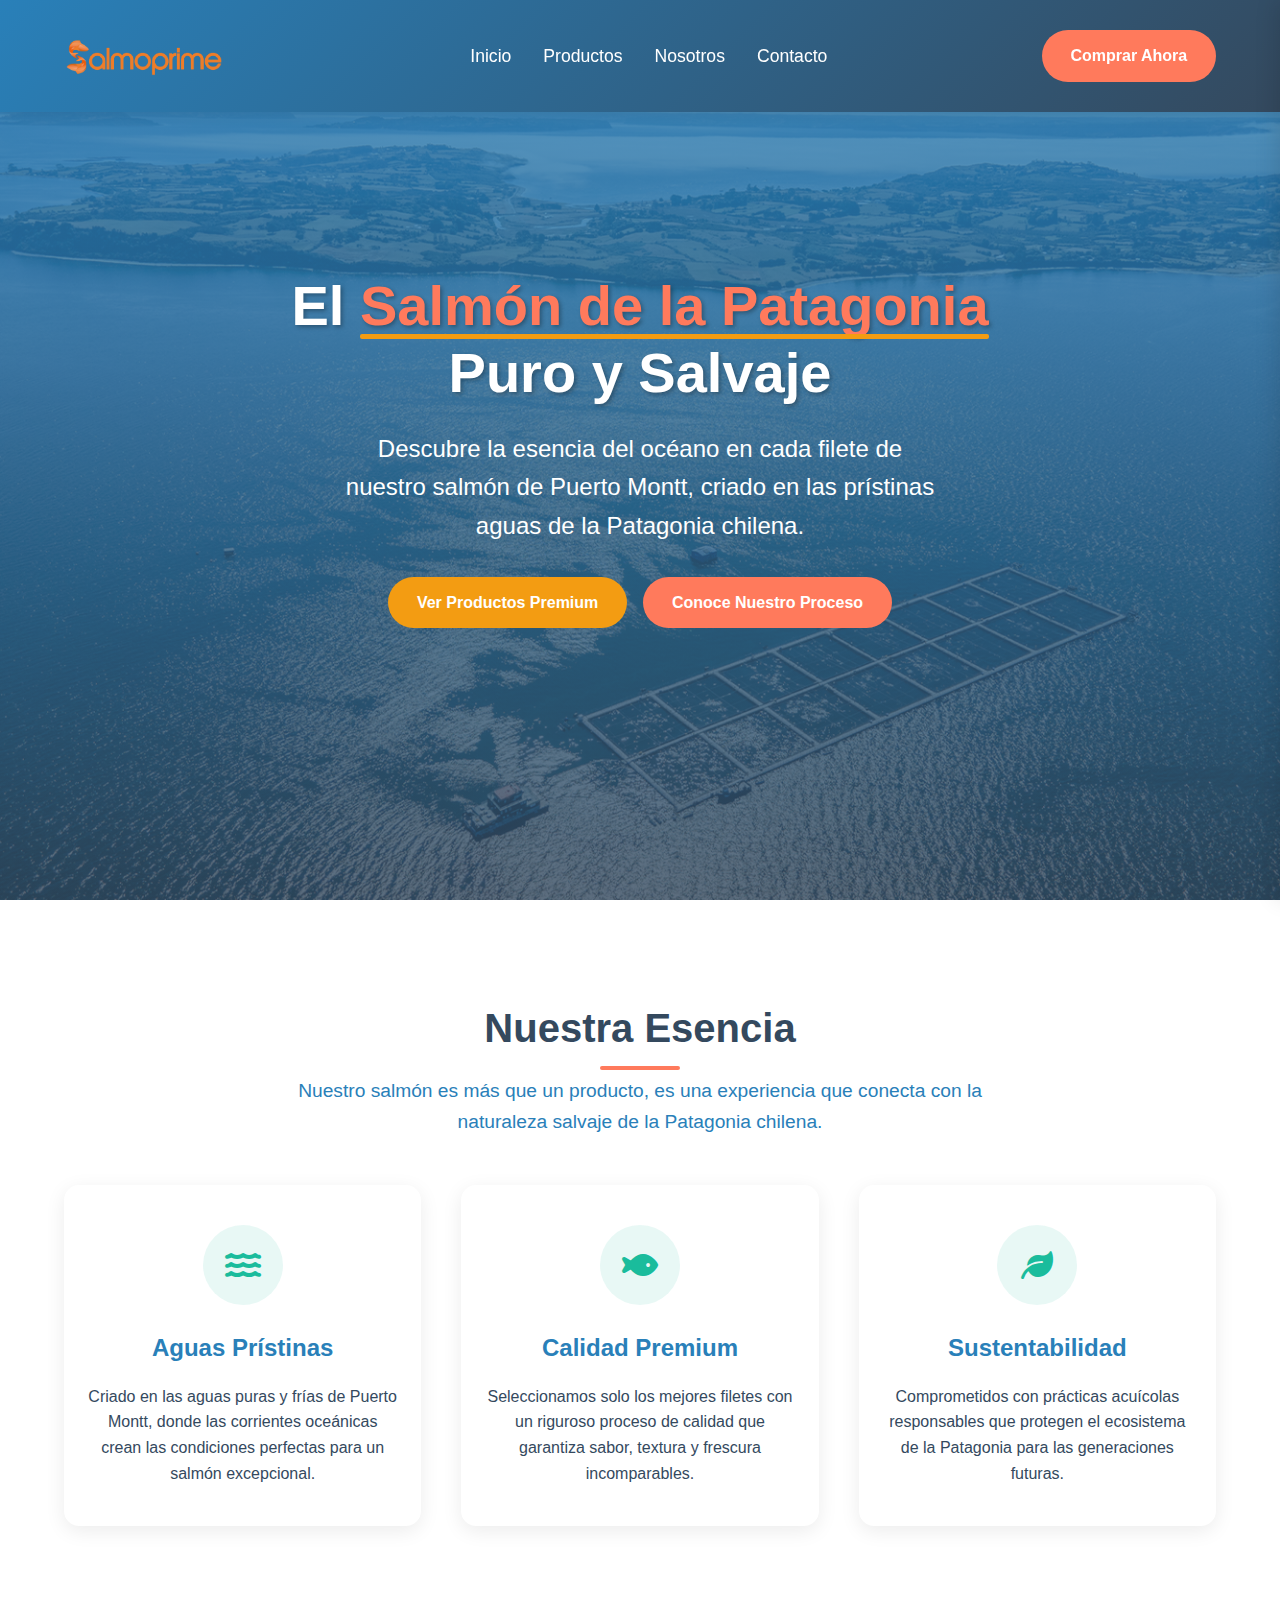
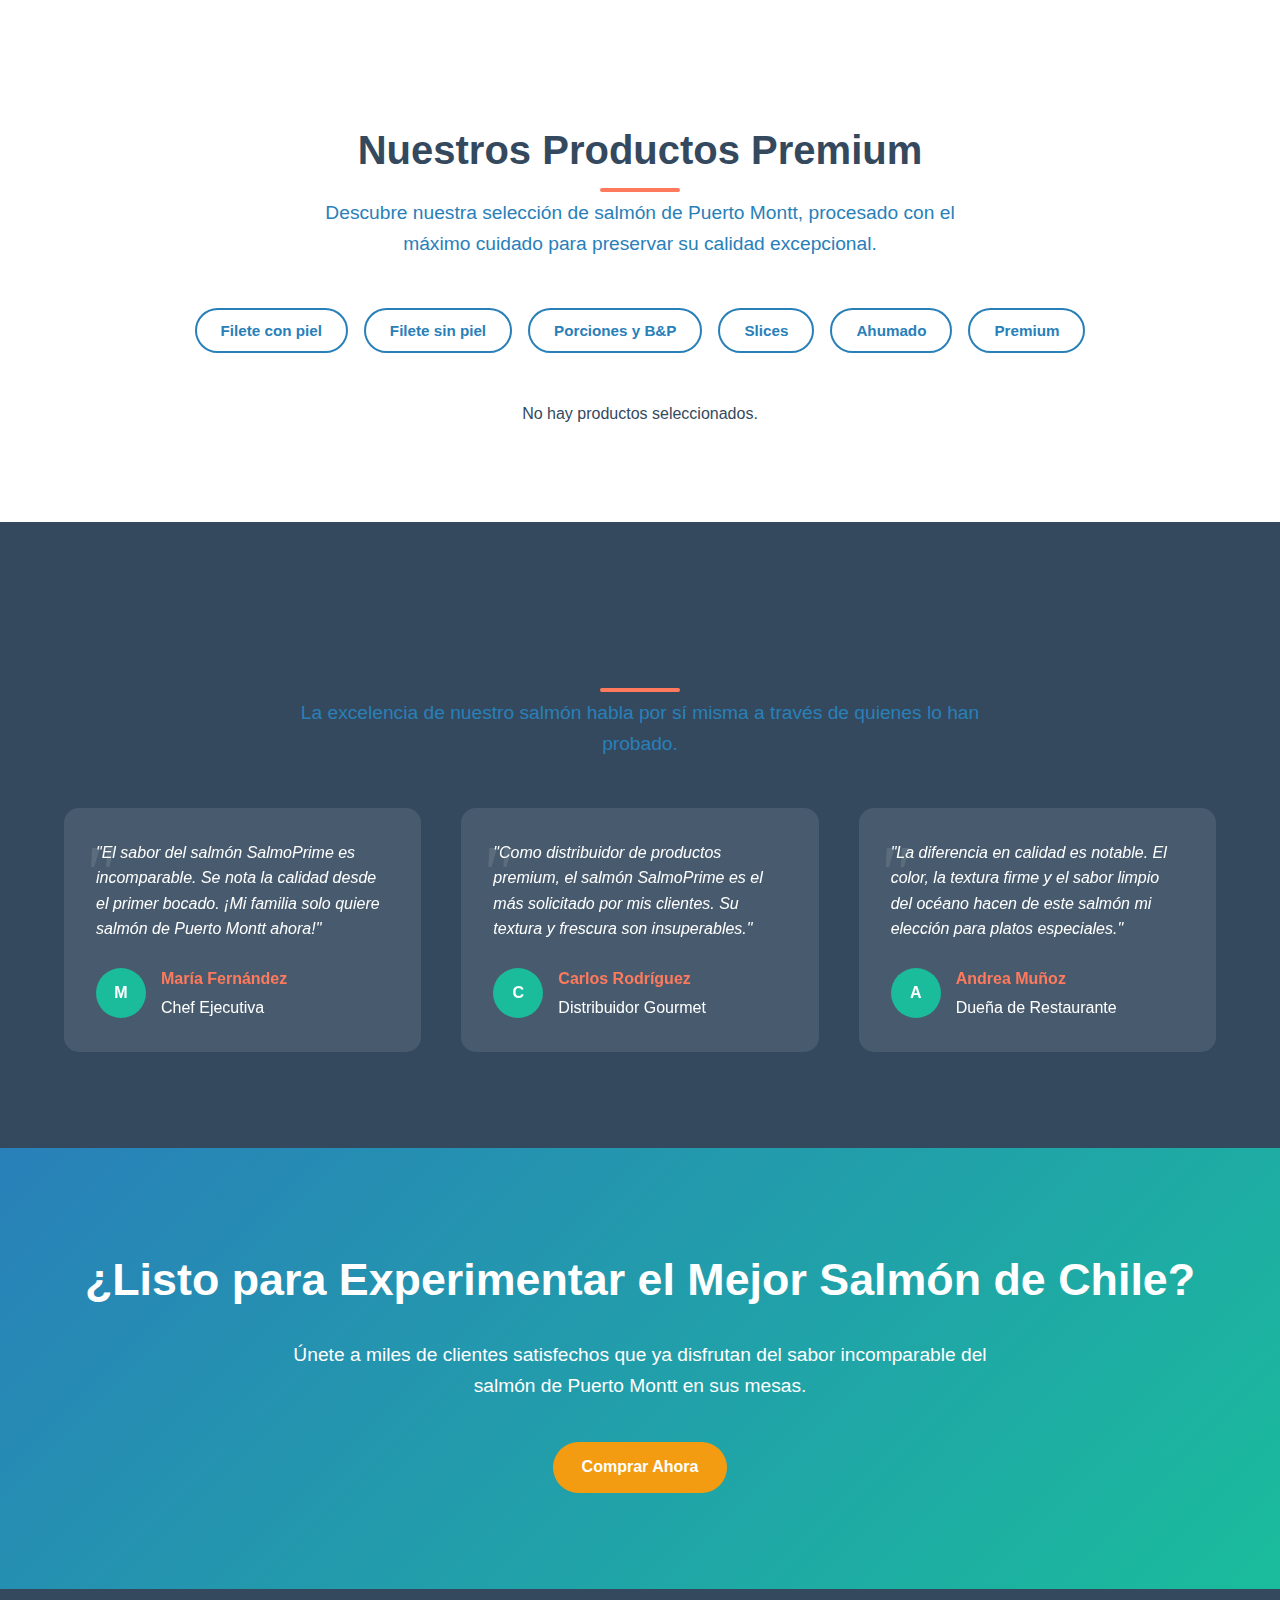
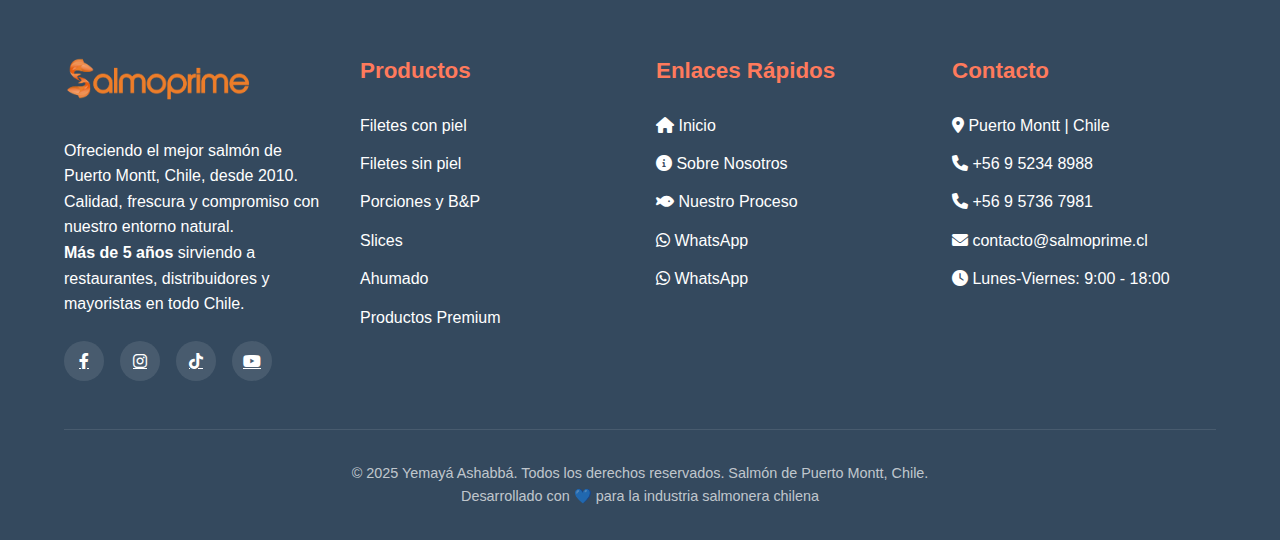
<file: index.html>
<!DOCTYPE html>
<html lang="es">
<head>
    <meta charset="UTF-8">
    <meta name="viewport" content="width=device-width, initial-scale=1.0">
    <title>Salmoprime - Salmón Premium de Puerto Montt</title>
    <link rel="stylesheet" href="https://cdnjs.cloudflare.com/ajax/libs/font-awesome/6.0.0/css/all.min.css">
    <link rel="stylesheet" href="./styles/style-main.css">
</head>
<body>
    <!-- Header -->
    <header>
        <nav class="navbar">
            <div class="logo">
                <div class="logo logo-bg"></div>
            </div>
            <ul class="nav-links">
                <li><a href="#inicio">Inicio</a></li>
                <li><a href="#productos">Productos</a></li>
                <li><a href="#nosotros">Nosotros</a></li>
                <li><a href="#contacto">Contacto</a></li>
            </ul>
            <div class="header-actions">
                <a href="#productos" class="btn">Comprar Ahora</a>
            </div>
        </nav>
    </header>

    <!-- Hero Section -->
    <section class="hero" id="inicio">
        <div class="hero-content">
            <h1 class="slogan">El <span class="slogan-highlight">Salmón de la Patagonia</span><br>Puro y Salvaje</h1>
            <p>Descubre la esencia del océano en cada filete de nuestro salmón de Puerto Montt, criado en las prístinas aguas de la Patagonia chilena.</p>
            <div class="hero-btns">
                <a href="#productos" class="btn btn-premium">Ver Productos Premium</a>
                <a href="https://youtu.be/WSOFCRyzjJ0" class="btn">Conoce Nuestro Proceso</a>
            </div>
        </div>
    </section>

    <!-- Features Section -->
    <section class="features" id="nosotros">
        <h2 class="section-title">Nuestra Esencia</h2>
        <p class="section-subtitle">Nuestro salmón es más que un producto, es una experiencia que conecta con la naturaleza salvaje de la Patagonia chilena.</p>
        
        <div class="features-grid">
            <div class="feature-card">
                <div class="feature-icon">
                    <i class="fas fa-water"></i>
                </div>
                <h3>Aguas Prístinas</h3>
                <p>Criado en las aguas puras y frías de Puerto Montt, donde las corrientes oceánicas crean las condiciones perfectas para un salmón excepcional.</p>
            </div>
            
            <div class="feature-card">
                <div class="feature-icon">
                    <i class="fas fa-fish"></i>
                </div>
                <h3>Calidad Premium</h3>
                <p>Seleccionamos solo los mejores filetes con un riguroso proceso de calidad que garantiza sabor, textura y frescura incomparables.</p>
            </div>
            
            <div class="feature-card">
                <div class="feature-icon">
                    <i class="fas fa-leaf"></i>
                </div>
                <h3>Sustentabilidad</h3>
                <p>Comprometidos con prácticas acuícolas responsables que protegen el ecosistema de la Patagonia para las generaciones futuras.</p>
            </div>
        </div>
    </section>

    <!-- Products Section -->
    <section class="products" id="productos">
        <h2 class="section-title">Nuestros Productos Premium</h2>
        <p class="section-subtitle">Descubre nuestra selección de salmón de Puerto Montt, procesado con el máximo cuidado para preservar su calidad excepcional.</p>
        
        <div class="filters">
            <button class="filter-btn" onclick="filterProducts('filete_piel')">Filete con piel</button>
            <button class="filter-btn" onclick="filterProducts('filete_sin_piel')">Filete sin piel</button>
            <button class="filter-btn" onclick="filterProducts('porcion')">Porciones y B&P</button>
            <button class="filter-btn" onclick="filterProducts('slice')">Slices</button>
            <button class="filter-btn" onclick="filterProducts('ahumado')">Ahumado</button>
            <button class="filter-btn" onclick="filterProducts('premium')">Premium</button>
        </div>

        <div class="products-grid" id="productsGrid">
            <!-- Los productos se cargarán aquí -->
        </div>
        <!-- Panel de cotización fijo -->
        <div id="quotePanel" class="quote-panel">
            <p>No hay productos seleccionados.</p>
        </div>
    </section>

    <!-- Testimonials -->
    <section class="testimonials">
        <h2 class="section-title">Lo Que Dicen Nuestros Clientes</h2>
        <p class="section-subtitle">La excelencia de nuestro salmón habla por sí misma a través de quienes lo han probado.</p>
        
        <div class="testimonials-grid">
            <div class="testimonial-card">
                <p class="testimonial-text">"El sabor del salmón SalmoPrime es incomparable. Se nota la calidad desde el primer bocado. ¡Mi familia solo quiere salmón de Puerto Montt ahora!"</p>
                <div class="testimonial-author">
                    <div class="author-img">M</div>
                    <div class="author-info">
                        <h4>María Fernández</h4>
                        <p>Chef Ejecutiva</p>
                    </div>
                </div>
            </div>
            
            <div class="testimonial-card">
                <p class="testimonial-text">"Como distribuidor de productos premium, el salmón SalmoPrime es el más solicitado por mis clientes. Su textura y frescura son insuperables."</p>
                <div class="testimonial-author">
                    <div class="author-img">C</div>
                    <div class="author-info">
                        <h4>Carlos Rodríguez</h4>
                        <p>Distribuidor Gourmet</p>
                    </div>
                </div>
            </div>
            
            <div class="testimonial-card">
                <p class="testimonial-text">"La diferencia en calidad es notable. El color, la textura firme y el sabor limpio del océano hacen de este salmón mi elección para platos especiales."</p>
                <div class="testimonial-author">
                    <div class="author-img">A</div>
                    <div class="author-info">
                        <h4>Andrea Muñoz</h4>
                        <p>Dueña de Restaurante</p>
                    </div>
                </div>
            </div>
        </div>
    </section>

    <!-- CTA Section -->
    <section class="cta" id="contacto">
        <h2>¿Listo para Experimentar el Mejor Salmón de Chile?</h2>
        <p>Únete a miles de clientes satisfechos que ya disfrutan del sabor incomparable del salmón de Puerto Montt en sus mesas.</p>
        <a href="#productos" class="btn btn-premium">Comprar Ahora</a>
    </section>

    <!-- Cart Sidebar -->
    <div class="cart-sidebar" id="cartSidebar">
        <div class="cart-header">
            <h2><i class="fas fa-shopping-cart"></i> Mi Carrito</h2>
            <button class="close-cart" onclick="toggleCart()">✕</button>
        </div>
        <div class="cart-items" id="cartItems">
            <!-- Los items del carrito se mostrarán aquí -->
        </div>
        <div class="cart-total">
            <div class="total-amount" id="totalAmount">Total: $0</div>
            <button class="checkout-btn" onclick="checkout()"><i class="fas fa-credit-card"></i> Finalizar Compra</button>
        </div>
    </div>

    <!-- Formulario de Checkout -->
    <div class="checkout-form" id="checkoutForm">
        <div class="form-container">
            <div class="form-header">
                <h2><i class="fas fa-clipboard-check"></i> Completar Pedido</h2>
                <button class="close-form" onclick="closeCheckout()">&times;</button>
            </div>
            
            <div class="order-summary" id="orderSummary">
                <h3>Resumen del Pedido</h3>
                <div id="summaryItems"></div>
                <div class="order-total" id="summaryTotal">Total: $0</div>
            </div>

            <form id="orderForm">
                <div class="form-group">
                    <label for="customerName"><i class="fas fa-user"></i> Nombre Completo *</label>
                    <input type="text" id="customerName" name="customerName" required>
                </div>

                <div class="form-group">
                    <label for="customerPhone"><i class="fas fa-phone"></i> Teléfono (WhatsApp) *</label>
                    <input type="tel" id="customerPhone" name="customerPhone" required placeholder="+56 9 XXXX XXXX">
                </div>

                <div class="form-group">
                    <label for="customerEmail"><i class="fas fa-envelope"></i> Email</label>
                    <input type="email" id="customerEmail" name="customerEmail" placeholder="ejemplo@correo.com">
                </div>

                <div class="form-group">
                    <label for="deliveryAddress"><i class="fas fa-map-marker-alt"></i> Dirección de Entrega *</label>
                    <input type="text" id="deliveryAddress" name="deliveryAddress" required placeholder="Calle, número, comuna">
                </div>

                <div class="form-group">
                    <label for="deliveryRegion"><i class="fas fa-city"></i> Ciudad / Región *</label>
                    <input type="text" id="deliveryRegion" name="deliveryRegion" required placeholder="Santiago, Región Metropolitana">
                </div>

                <div class="form-group">
                    <label for="paymentMethod"><i class="fas fa-credit-card"></i> Método de Pago *</label>
                    <select id="paymentMethod" name="paymentMethod" required>
                        <option value="">Seleccionar método de pago</option>
                        <option value="transferencia">Transferencia Bancaria</option>
                        <option value="tarjeta">Tarjeta de crédito/débito</option>
                    </select>
                </div>

                <div class="form-group">
                    <label for="deliveryNotes"><i class="fas fa-comment"></i> Comentarios Adicionales</label>
                    <textarea id="deliveryNotes" name="deliveryNotes" rows="3" placeholder="Instrucciones especiales de entrega, horarios preferidos, etc."></textarea>
                </div>

                <div class="form-buttons">
                    <button type="submit" class="btn-submit"><i class="fab fa-whatsapp"></i> Enviar Pedido por WhatsApp</button>
                    <button type="button" class="btn-cancel" onclick="closeCheckout()">Cancelar</button>
                </div>
            </form>
        </div>
    </div>

    <!-- Panel de Administración -->
    <div class="admin-panel" id="adminPanel">
        <div class="admin-content">
            <div class="admin-header">
                <h2><i class="fas fa-cog"></i> Panel de Administración - Pedidos</h2>
                <button class="close-form" onclick="closeAdmin()">&times;</button>
            </div>
            
            <table class="orders-table" id="ordersTable">
                <thead>
                    <tr>
                        <th>Fecha</th>
                        <th>Cliente</th>
                        <th>Teléfono</th>
                        <th>Total</th>
                        <th>Estado</th>
                        <th>Acción</th>
                    </tr>
                </thead>
                <tbody id="ordersTableBody">
                    <!-- Los pedidos se cargarán aquí -->
                </tbody>
            </table>
        </div>
    </div>

    <!-- Footer -->
    <footer>
        <div class="footer-content">
            <div class="footer-column">
                <h3><img src="./Assets/img/SALMOPRIME-64X17.png" alt="SalmoPrime" style="height: 50px;"></h3>
                <p>Ofreciendo el mejor salmón de Puerto Montt, Chile, desde 2010. Calidad, frescura y compromiso con nuestro entorno natural.</p>
                <p><strong>Más de 5 años</strong> sirviendo a restaurantes, distribuidores y mayoristas en todo Chile.</p>
                <div class="social-icons">
                    <a href="https://www.facebook.com/profile.php?id=100094639015873"><i class="fab fa-facebook-f"></i></a>
                    <a href="https://www.instagram.com/salmoprime/"><i class="fab fa-instagram"></i></a>
                    <a href="https://www.tiktok.com/@salmoprime?_t=ZM-8yZutRVq5kU&_r=1"><i class="fa-brands fa-tiktok"></i></a>
                    <a href="https://www.youtube.com/@salmoprime"><i class="fab fa-youtube"></i></a>
                </div>
            </div>
            
            <div class="footer-column">
                <h3>Productos</h3>
                <ul class="footer-links">
                    
                    <li><a href="#productos" onclick="filterProducts('filete_piel')">Filetes con piel</a></li>
                    <li><a href="#productos" onclick="filterProducts('filete_sin_piel')">Filetes sin piel</a></li>
                    <li><a href="#productos" onclick="filterProducts('porcion')">Porciones y B&P</a></li>
                    <li><a href="#productos" onclick="filterProducts('slice')">Slices</a></li>
                    <li><a href="#productos" onclick="filterProducts('ahumado')">Ahumado</a></li>
                    <li><a href="#productos" onclick="filterProducts('premium')">Productos Premium</a></li>
                </ul>
            </div>
            
            <div class="footer-column">
                <h3>Enlaces Rápidos</h3>
                <ul class="footer-links">
                    <li><a href="#inicio"><i class="fas fa-home"></i> Inicio</a></li>
                    <li><a href="#nosotros"><i class="fas fa-info-circle"></i> Sobre Nosotros</a></li>
                    <li><a href="https://youtu.be/WSOFCRyzjJ0" target="_blank"><i class="fa-solid fa-fish"></i> Nuestro Proceso</a></li>
                    <li><a href="https://wa.me/56952348988?text=Hola,%20quiero%20más%20información" target="_blank"> <i class="fab fa-whatsapp"></i> WhatsApp</a></li>
                    <li><a href="https://wa.me/56957367981?text=Hola,%20quiero%20más%20información" target="_blank"> <i class="fab fa-whatsapp"></i> WhatsApp</a></li>
                </ul>
            </div>
            
            <div class="footer-column">
                <h3>Contacto</h3>
                <ul class="footer-links">
                    <li><i class="fas fa-map-marker-alt"></i> Puerto Montt | Chile</li>
                    <li><a href="tel:+56952348988">
                        <i class="fas fa-phone"></i> +56 9 5234 8988</a>
                    </li>
                    <li><a href="tel:+56957367981">
                        <i class="fas fa-phone"></i> +56 9 5736 7981</a>
                    </li>
                    <li><i class="fas fa-envelope"></i> contacto@salmoprime.cl</li>
                    <li><i class="fas fa-clock"></i> Lunes-Viernes: 9:00 - 18:00</li>
                </ul>
                
            </div>
        </div>
        
        <div class="copyright">
            <p>&copy; 2025 Yemayá Ashabbá. Todos los derechos reservados. Salmón de Puerto Montt, Chile.</p>
            <p>Desarrollado con 💙 para la industria salmonera chilena</p>
        </div>
    </footer>
    <script src="./js/script.js"></script>
</body>
</html>
</file>
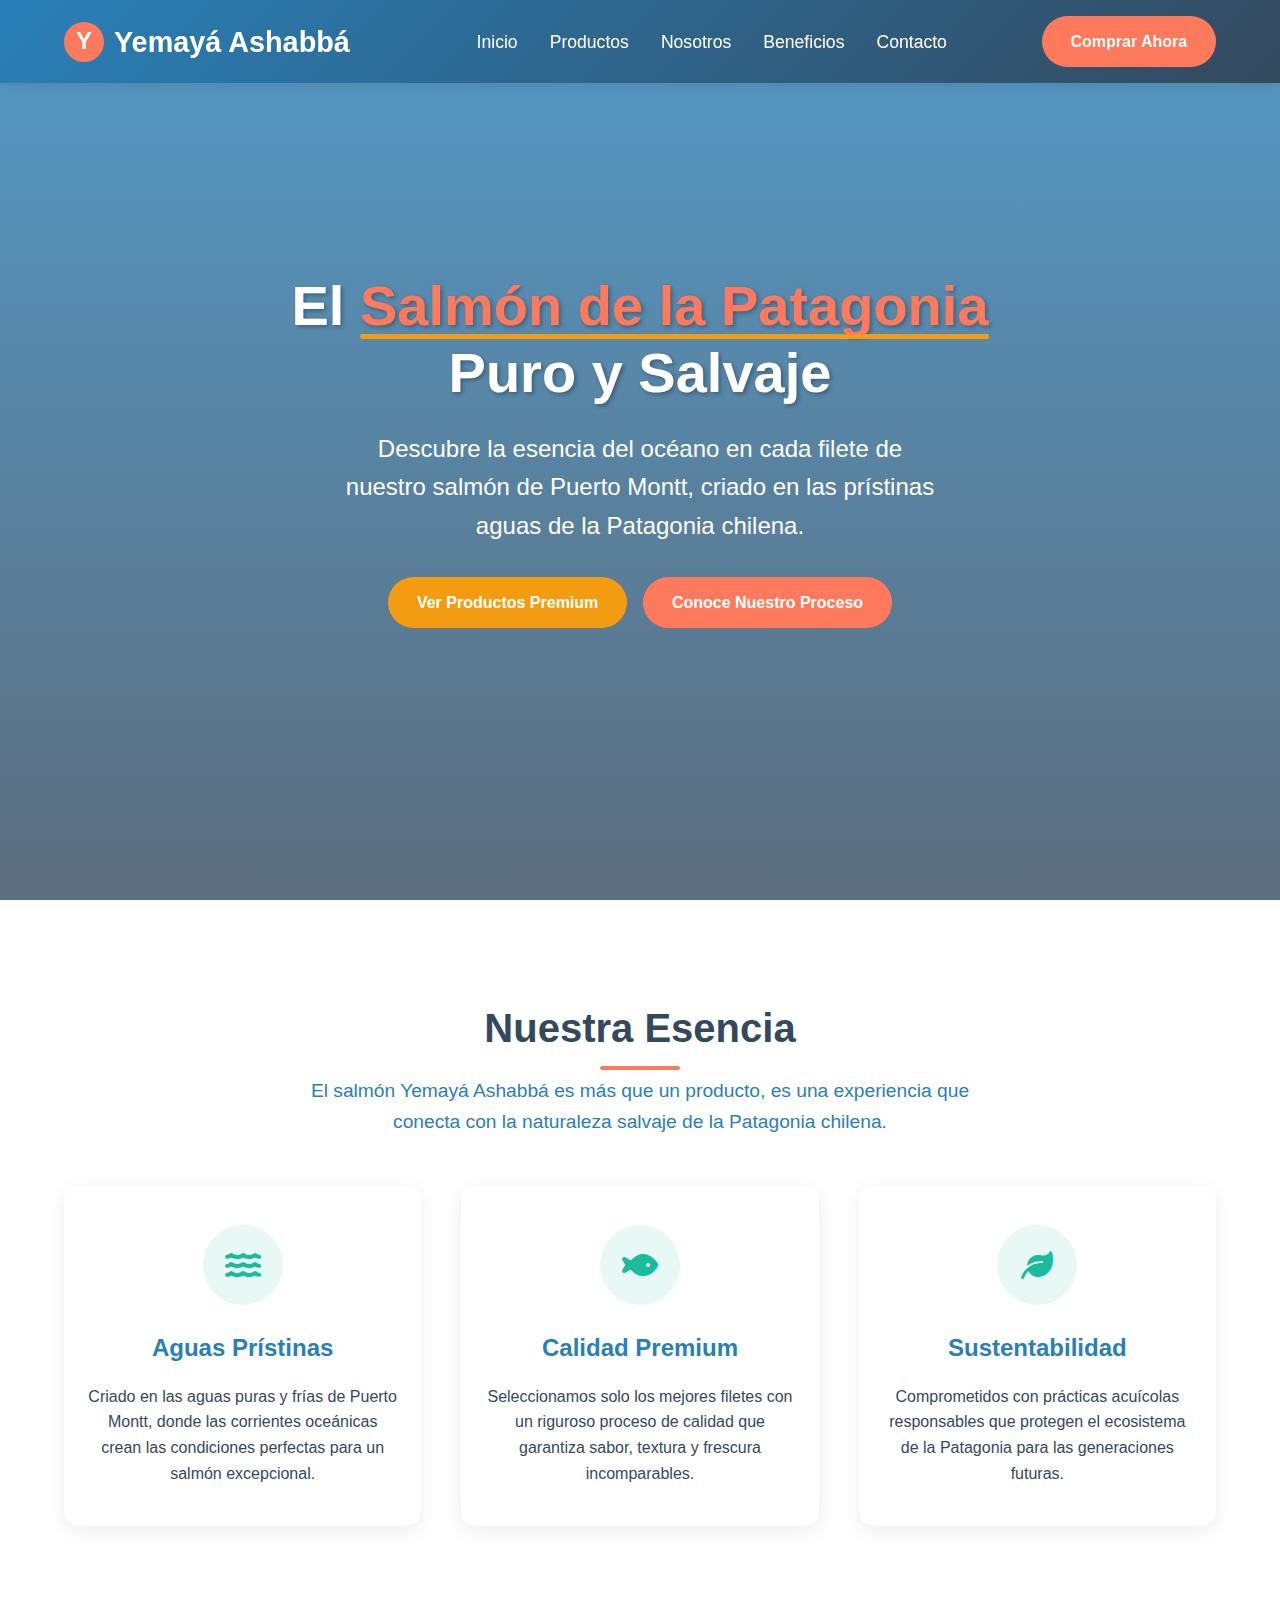
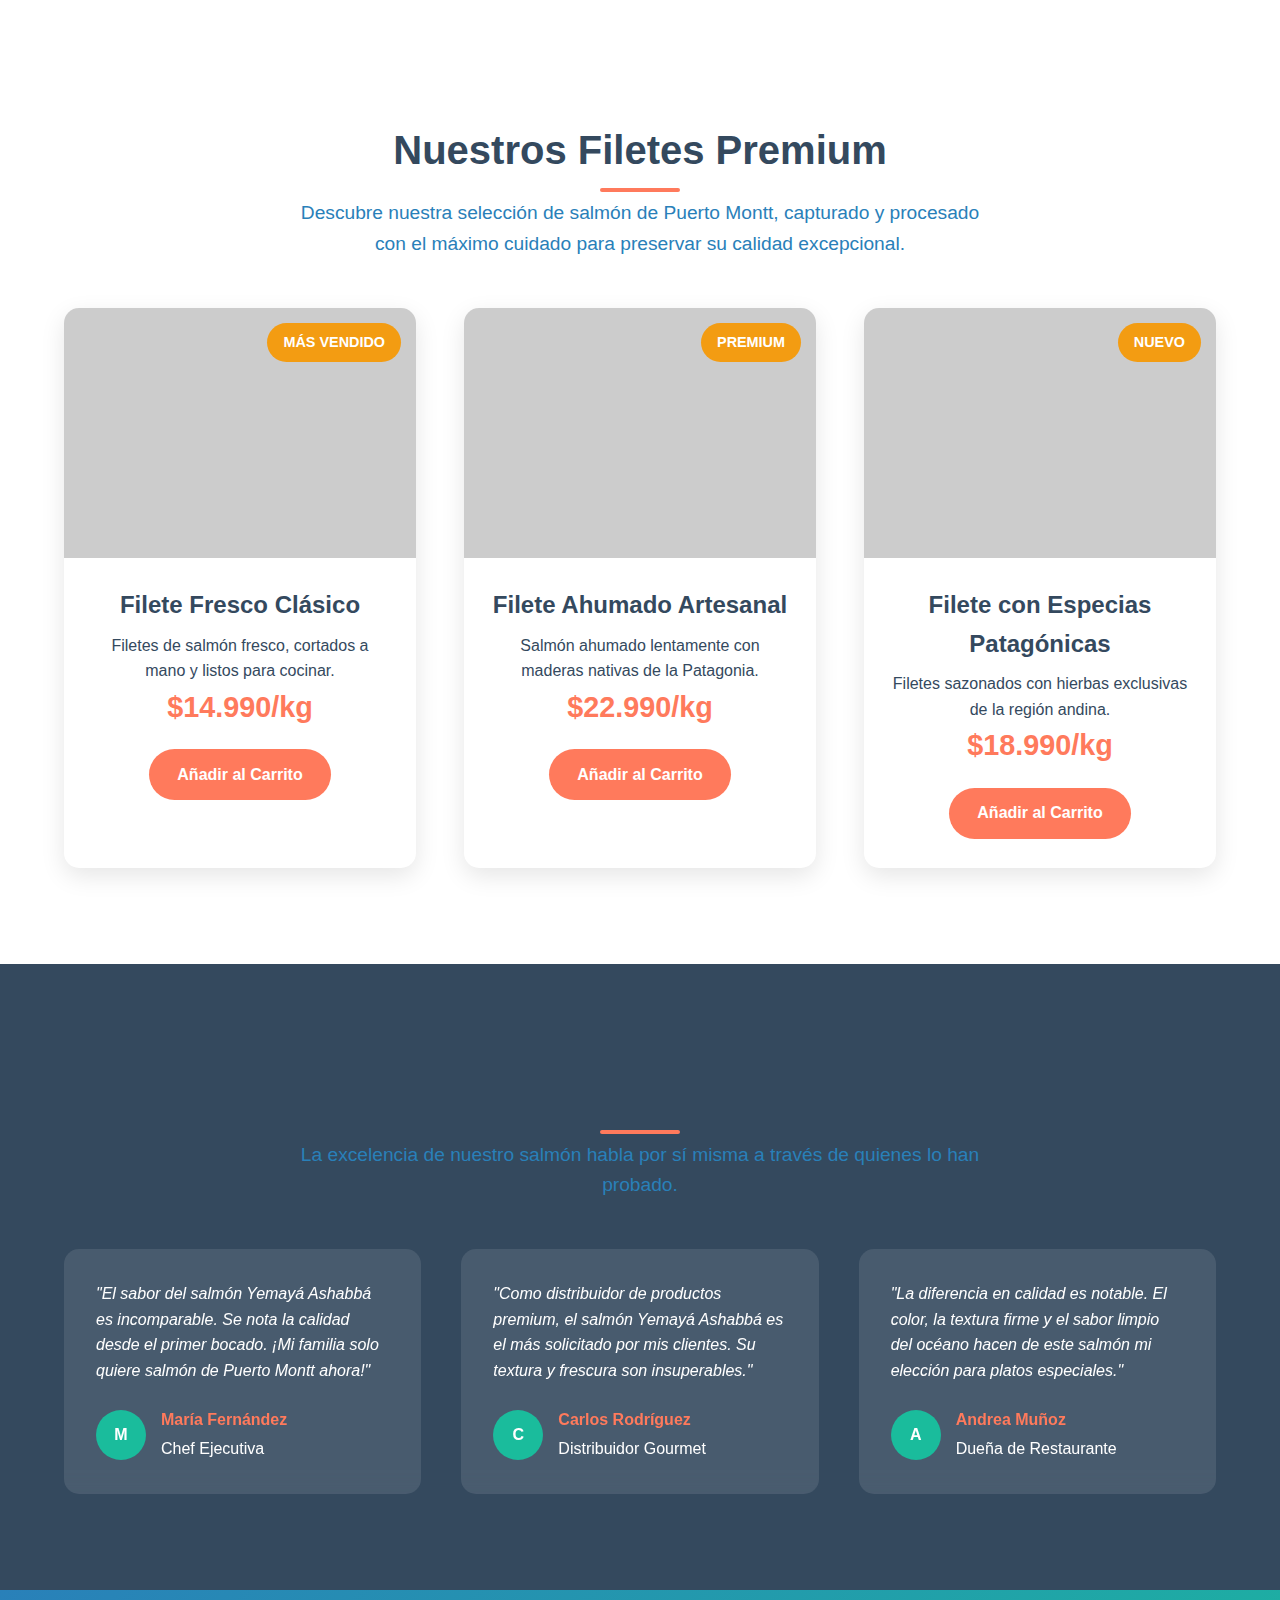
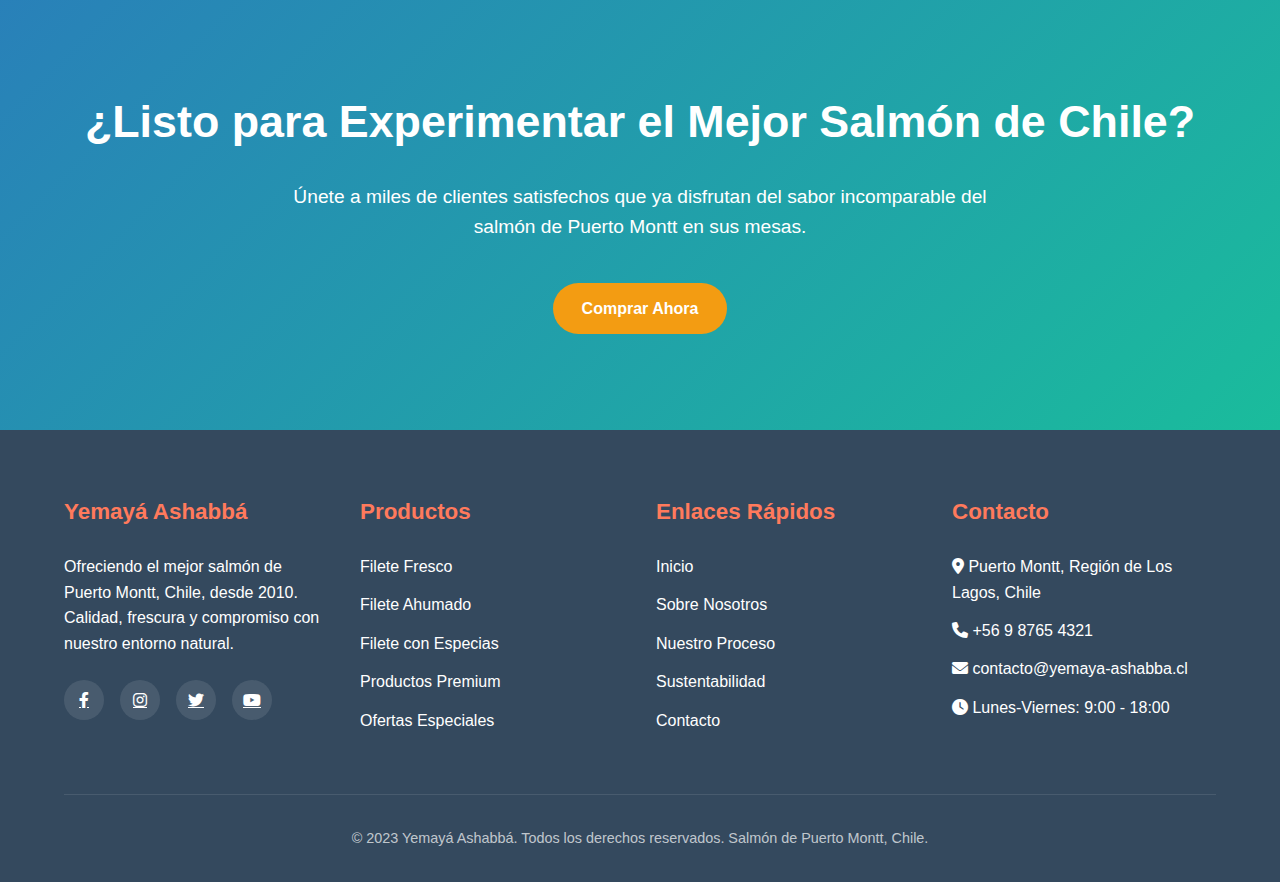
<file: index-ds.html>
<!DOCTYPE html>
<html lang="es">
<head>
    <meta charset="UTF-8">
    <meta name="viewport" content="width=device-width, initial-scale=1.0">
    <title>Yemayá Ashabbá - Salmón Premium de Puerto Montt</title>
    <link rel="stylesheet" href="https://cdnjs.cloudflare.com/ajax/libs/font-awesome/6.0.0/css/all.min.css">
    <style>
        :root {
            --coral-salmon: #ff7a5c;
            --azul-oceano: #2980b9;
            --menta-fresca: #1abc9c;
            --gris-patagonia: #34495e;
            --blanco-pristino: #ffffff;
            --dorado-atardecer: #f39c12;
        }
        
        * {
            margin: 0;
            padding: 0;
            box-sizing: border-box;
            font-family: 'Segoe UI', Tahoma, Geneva, Verdana, sans-serif;
        }
        
        body {
            background-color: var(--blanco-pristino);
            color: var(--gris-patagonia);
            line-height: 1.6;
            overflow-x: hidden;
        }
        
        /* Header */
        header {
            background: linear-gradient(135deg, var(--azul-oceano), var(--gris-patagonia));
            padding: 1rem 5%;
            position: fixed;
            width: 100%;
            top: 0;
            z-index: 1000;
            box-shadow: 0 2px 15px rgba(0,0,0,0.1);
        }
        
        .navbar {
            display: flex;
            justify-content: space-between;
            align-items: center;
        }
        
        .logo {
            display: flex;
            align-items: center;
        }
        
        .logo h1 {
            color: var(--blanco-pristino);
            font-size: 1.8rem;
            font-weight: 700;
            margin-left: 10px;
        }
        
        .logo-circle {
            width: 40px;
            height: 40px;
            background: var(--coral-salmon);
            border-radius: 50%;
            display: flex;
            align-items: center;
            justify-content: center;
            color: var(--blanco-pristino);
            font-weight: bold;
            font-size: 1.5rem;
        }
        
        .nav-links {
            display: flex;
            list-style: none;
        }
        
        .nav-links li {
            margin-left: 2rem;
        }
        
        .nav-links a {
            color: var(--blanco-pristino);
            text-decoration: none;
            font-weight: 500;
            transition: color 0.3s;
            font-size: 1.1rem;
        }
        
        .nav-links a:hover {
            color: var(--coral-salmon);
        }
        
        .btn {
            background-color: var(--coral-salmon);
            color: var(--blanco-pristino);
            border: none;
            padding: 0.8rem 1.8rem;
            border-radius: 30px;
            font-weight: 600;
            cursor: pointer;
            transition: all 0.3s ease;
            text-decoration: none;
            display: inline-block;
            font-size: 1rem;
        }
        
        .btn:hover {
            background-color: #e5694e;
            transform: translateY(-3px);
            box-shadow: 0 5px 15px rgba(255, 122, 92, 0.4);
        }
        
        .btn-premium {
            background-color: var(--dorado-atardecer);
        }
        
        .btn-premium:hover {
            background-color: #e08e0d;
            box-shadow: 0 5px 15px rgba(243, 156, 18, 0.4);
        }
        
        /* Hero Section */
        .hero {
            background: linear-gradient(rgba(41, 128, 185, 0.8), rgba(52, 73, 94, 0.8)), url('https://images.unsplash.com/photo-1515586838455-8f8f940d6853?ixlib=rb-1.2.1&auto=format&fit=crop&w=1950&q=80');
            background-size: cover;
            background-position: center;
            height: 100vh;
            display: flex;
            align-items: center;
            text-align: center;
            padding: 0 10%;
            color: var(--blanco-pristino);
        }
        
        .hero-content {
            max-width: 800px;
            margin: 0 auto;
        }
        
        .slogan {
            font-size: 3.5rem;
            font-weight: 800;
            margin-bottom: 1.5rem;
            line-height: 1.2;
            text-shadow: 2px 2px 4px rgba(0,0,0,0.3);
        }
        
        .slogan-highlight {
            color: var(--coral-salmon);
            position: relative;
            display: inline-block;
        }
        
        .slogan-highlight::after {
            content: '';
            position: absolute;
            bottom: 0;
            left: 0;
            width: 100%;
            height: 5px;
            background: var(--dorado-atardecer);
            border-radius: 2px;
        }
        
        .hero p {
            font-size: 1.5rem;
            margin-bottom: 2rem;
            max-width: 600px;
            margin-left: auto;
            margin-right: auto;
        }
        
        .hero-btns {
            display: flex;
            justify-content: center;
            gap: 1rem;
            margin-top: 2rem;
        }
        
        /* Features */
        .features {
            padding: 6rem 5%;
            text-align: center;
            background-color: var(--blanco-pristino);
        }
        
        .section-title {
            font-size: 2.5rem;
            color: var(--gris-patagonia);
            margin-bottom: 1rem;
            position: relative;
            display: inline-block;
        }
        
        .section-title::after {
            content: '';
            position: absolute;
            bottom: -10px;
            left: 50%;
            transform: translateX(-50%);
            width: 80px;
            height: 4px;
            background: var(--coral-salmon);
            border-radius: 2px;
        }
        
        .section-subtitle {
            color: var(--azul-oceano);
            font-size: 1.2rem;
            max-width: 700px;
            margin: 0 auto 3rem;
        }
        
        .features-grid {
            display: grid;
            grid-template-columns: repeat(auto-fit, minmax(300px, 1fr));
            gap: 2.5rem;
            margin-top: 3rem;
        }
        
        .feature-card {
            background: var(--blanco-pristino);
            border-radius: 15px;
            overflow: hidden;
            box-shadow: 0 5px 20px rgba(0,0,0,0.08);
            transition: transform 0.4s ease, box-shadow 0.4s ease;
            padding: 2.5rem 1.5rem;
        }
        
        .feature-card:hover {
            transform: translateY(-15px);
            box-shadow: 0 15px 30px rgba(0,0,0,0.15);
        }
        
        .feature-icon {
            width: 80px;
            height: 80px;
            background: rgba(26, 188, 156, 0.1);
            border-radius: 50%;
            display: flex;
            align-items: center;
            justify-content: center;
            margin: 0 auto 1.5rem;
            color: var(--menta-fresca);
            font-size: 2rem;
        }
        
        .feature-card h3 {
            font-size: 1.5rem;
            margin-bottom: 1rem;
            color: var(--azul-oceano);
        }
        
        /* Products */
        .products {
            padding: 6rem 5%;
            background: linear-gradient(to bottom, rgba(255, 255, 255, 0.9), rgba(255, 255, 255, 0.9)), url('https://images.unsplash.com/photo-1519708227418-c8fd9a32b7a2?ixlib=rb-1.2.1&auto=format&fit=crop&w=1950&q=80');
            background-size: cover;
            background-attachment: fixed;
            text-align: center;
        }
        
        .products-grid {
            display: grid;
            grid-template-columns: repeat(auto-fit, minmax(300px, 1fr));
            gap: 3rem;
            margin-top: 3rem;
        }
        
        .product-card {
            background: var(--blanco-pristino);
            border-radius: 15px;
            overflow: hidden;
            box-shadow: 0 8px 25px rgba(0,0,0,0.1);
            transition: transform 0.4s ease;
            position: relative;
        }
        
        .product-card:hover {
            transform: translateY(-10px);
        }
        
        .product-img {
            height: 250px;
            background-size: cover;
            background-position: center;
        }
        
        .product-info {
            padding: 1.8rem;
        }
        
        .product-title {
            font-size: 1.5rem;
            color: var(--gris-patagonia);
            margin-bottom: 0.5rem;
        }
        
        .product-price {
            font-size: 1.8rem;
            font-weight: 700;
            color: var(--coral-salmon);
            margin-bottom: 1.2rem;
        }
        
        .premium-badge {
            position: absolute;
            top: 15px;
            right: 15px;
            background: var(--dorado-atardecer);
            color: var(--blanco-pristino);
            padding: 0.5rem 1rem;
            border-radius: 30px;
            font-weight: 600;
            font-size: 0.9rem;
        }
        
        /* Testimonials */
        .testimonials {
            padding: 6rem 5%;
            background-color: var(--gris-patagonia);
            color: var(--blanco-pristino);
            text-align: center;
        }
        
        .testimonials-grid {
            display: grid;
            grid-template-columns: repeat(auto-fit, minmax(300px, 1fr));
            gap: 2.5rem;
            margin-top: 3rem;
        }
        
        .testimonial-card {
            background: rgba(255, 255, 255, 0.1);
            border-radius: 15px;
            padding: 2rem;
            text-align: left;
            backdrop-filter: blur(10px);
        }
        
        .testimonial-text {
            font-style: italic;
            margin-bottom: 1.5rem;
            position: relative;
        }
        
        .testimonial-text::before {
            content: """;
            font-size: 5rem;
            position: absolute;
            top: -30px;
            left: -15px;
            opacity: 0.1;
            font-family: Georgia, serif;
        }
        
        .testimonial-author {
            display: flex;
            align-items: center;
        }
        
        .author-img {
            width: 50px;
            height: 50px;
            border-radius: 50%;
            background: var(--menta-fresca);
            margin-right: 15px;
            display: flex;
            align-items: center;
            justify-content: center;
            color: var(--blanco-pristino);
            font-weight: bold;
        }
        
        .author-info h4 {
            color: var(--coral-salmon);
            margin-bottom: 0.2rem;
        }
        
        /* CTA */
        .cta {
            padding: 6rem 5%;
            text-align: center;
            background: linear-gradient(135deg, var(--azul-oceano), var(--menta-fresca));
            color: var(--blanco-pristino);
        }
        
        .cta h2 {
            font-size: 2.8rem;
            margin-bottom: 1.5rem;
        }
        
        .cta p {
            max-width: 700px;
            margin: 0 auto 2.5rem;
            font-size: 1.2rem;
        }
        
        /* Footer */
        footer {
            background-color: var(--gris-patagonia);
            color: var(--blanco-pristino);
            padding: 4rem 5% 2rem;
        }
        
        .footer-content {
            display: grid;
            grid-template-columns: repeat(auto-fit, minmax(250px, 1fr));
            gap: 2rem;
            margin-bottom: 3rem;
        }
        
        .footer-column h3 {
            color: var(--coral-salmon);
            margin-bottom: 1.5rem;
            font-size: 1.4rem;
        }
        
        .footer-links {
            list-style: none;
        }
        
        .footer-links li {
            margin-bottom: 0.8rem;
        }
        
        .footer-links a {
            color: var(--blanco-pristino);
            text-decoration: none;
            transition: color 0.3s;
        }
        
        .footer-links a:hover {
            color: var(--menta-fresca);
        }
        
        .social-icons {
            display: flex;
            gap: 1rem;
            margin-top: 1.5rem;
        }
        
        .social-icons a {
            display: flex;
            align-items: center;
            justify-content: center;
            width: 40px;
            height: 40px;
            background: rgba(255, 255, 255, 0.1);
            border-radius: 50%;
            color: var(--blanco-pristino);
            transition: all 0.3s;
        }
        
        .social-icons a:hover {
            background: var(--coral-salmon);
            transform: translateY(-5px);
        }
        
        .copyright {
            text-align: center;
            padding-top: 2rem;
            border-top: 1px solid rgba(255, 255, 255, 0.1);
            font-size: 0.9rem;
            color: rgba(255, 255, 255, 0.7);
        }
        
        /* Responsive */
        @media (max-width: 768px) {
            .slogan {
                font-size: 2.5rem;
            }
            
            .hero p {
                font-size: 1.2rem;
            }
            
            .hero-btns {
                flex-direction: column;
                align-items: center;
            }
            
            .nav-links {
                display: none;
            }
        }
    </style>
</head>
<body>
    <!-- Header -->
    <header>
        <nav class="navbar">
            <div class="logo">
                <div class="logo-circle">Y</div>
                <h1>Yemayá Ashabbá</h1>
            </div>
            <ul class="nav-links">
                <li><a href="#inicio">Inicio</a></li>
                <li><a href="#productos">Productos</a></li>
                <li><a href="#nosotros">Nosotros</a></li>
                <li><a href="#beneficios">Beneficios</a></li>
                <li><a href="#contacto">Contacto</a></li>
            </ul>
            <a href="#productos" class="btn">Comprar Ahora</a>
        </nav>
    </header>

    <!-- Hero Section -->
    <section class="hero" id="inicio">
        <div class="hero-content">
            <h1 class="slogan">El <span class="slogan-highlight">Salmón de la Patagonia</span><br>Puro y Salvaje</h1>
            <p>Descubre la esencia del océano en cada filete de nuestro salmón de Puerto Montt, criado en las prístinas aguas de la Patagonia chilena.</p>
            <div class="hero-btns">
                <a href="#productos" class="btn btn-premium">Ver Productos Premium</a>
                <a href="#beneficios" class="btn">Conoce Nuestro Proceso</a>
            </div>
        </div>
    </section>

    <!-- Features Section -->
    <section class="features" id="beneficios">
        <h2 class="section-title">Nuestra Esencia</h2>
        <p class="section-subtitle">El salmón Yemayá Ashabbá es más que un producto, es una experiencia que conecta con la naturaleza salvaje de la Patagonia chilena.</p>
        
        <div class="features-grid">
            <div class="feature-card">
                <div class="feature-icon">
                    <i class="fas fa-water"></i>
                </div>
                <h3>Aguas Prístinas</h3>
                <p>Criado en las aguas puras y frías de Puerto Montt, donde las corrientes oceánicas crean las condiciones perfectas para un salmón excepcional.</p>
            </div>
            
            <div class="feature-card">
                <div class="feature-icon">
                    <i class="fas fa-fish"></i>
                </div>
                <h3>Calidad Premium</h3>
                <p>Seleccionamos solo los mejores filetes con un riguroso proceso de calidad que garantiza sabor, textura y frescura incomparables.</p>
            </div>
            
            <div class="feature-card">
                <div class="feature-icon">
                    <i class="fas fa-leaf"></i>
                </div>
                <h3>Sustentabilidad</h3>
                <p>Comprometidos con prácticas acuícolas responsables que protegen el ecosistema de la Patagonia para las generaciones futuras.</p>
            </div>
        </div>
    </section>

    <!-- Products Section -->
    <section class="products" id="productos">
        <h2 class="section-title">Nuestros Filetes Premium</h2>
        <p class="section-subtitle">Descubre nuestra selección de salmón de Puerto Montt, capturado y procesado con el máximo cuidado para preservar su calidad excepcional.</p>
        
        <div class="products-grid">
            <div class="product-card">
                <div class="premium-badge">MÁS VENDIDO</div>
                <div class="product-img" style="background: linear-gradient(rgba(0,0,0,0.2), rgba(0,0,0,0.2)), url('https://images.unsplash.com/photo-1519708227418-c8fd9a32b7a2?ixlib=rb-1.2.1&auto=format&fit=crop&w=1350&q=80');"></div>
                <div class="product-info">
                    <h3 class="product-title">Filete Fresco Clásico</h3>
                    <p>Filetes de salmón fresco, cortados a mano y listos para cocinar.</p>
                    <div class="product-price">$14.990/kg</div>
                    <a href="#" class="btn">Añadir al Carrito</a>
                </div>
            </div>
            
            <div class="product-card">
                <div class="premium-badge">PREMIUM</div>
                <div class="product-img" style="background: linear-gradient(rgba(0,0,0,0.2), rgba(0,0,0,0.2)), url('https://images.unsplash.com/photo-1579584425555-c3ce17fd4351?ixlib=rb-1.2.1&auto=format&fit=crop&w=1350&q=80');"></div>
                <div class="product-info">
                    <h3 class="product-title">Filete Ahumado Artesanal</h3>
                    <p>Salmón ahumado lentamente con maderas nativas de la Patagonia.</p>
                    <div class="product-price">$22.990/kg</div>
                    <a href="#" class="btn">Añadir al Carrito</a>
                </div>
            </div>
            
            <div class="product-card">
                <div class="premium-badge">NUEVO</div>
                <div class="product-img" style="background: linear-gradient(rgba(0,0,0,0.2), rgba(0,0,0,0.2)), url('https://images.unsplash.com/photo-1606859309941-6b8e241c342a?ixlib=rb-1.2.1&auto=format&fit=crop&w=1350&q=80');"></div>
                <div class="product-info">
                    <h3 class="product-title">Filete con Especias Patagónicas</h3>
                    <p>Filetes sazonados con hierbas exclusivas de la región andina.</p>
                    <div class="product-price">$18.990/kg</div>
                    <a href="#" class="btn">Añadir al Carrito</a>
                </div>
            </div>
        </div>
    </section>

    <!-- Testimonials -->
    <section class="testimonials">
        <h2 class="section-title">Lo Que Dicen Nuestros Clientes</h2>
        <p class="section-subtitle">La excelencia de nuestro salmón habla por sí misma a través de quienes lo han probado.</p>
        
        <div class="testimonials-grid">
            <div class="testimonial-card">
                <p class="testimonial-text">"El sabor del salmón Yemayá Ashabbá es incomparable. Se nota la calidad desde el primer bocado. ¡Mi familia solo quiere salmón de Puerto Montt ahora!"</p>
                <div class="testimonial-author">
                    <div class="author-img">M</div>
                    <div class="author-info">
                        <h4>María Fernández</h4>
                        <p>Chef Ejecutiva</p>
                    </div>
                </div>
            </div>
            
            <div class="testimonial-card">
                <p class="testimonial-text">"Como distribuidor de productos premium, el salmón Yemayá Ashabbá es el más solicitado por mis clientes. Su textura y frescura son insuperables."</p>
                <div class="testimonial-author">
                    <div class="author-img">C</div>
                    <div class="author-info">
                        <h4>Carlos Rodríguez</h4>
                        <p>Distribuidor Gourmet</p>
                    </div>
                </div>
            </div>
            
            <div class="testimonial-card">
                <p class="testimonial-text">"La diferencia en calidad es notable. El color, la textura firme y el sabor limpio del océano hacen de este salmón mi elección para platos especiales."</p>
                <div class="testimonial-author">
                    <div class="author-img">A</div>
                    <div class="author-info">
                        <h4>Andrea Muñoz</h4>
                        <p>Dueña de Restaurante</p>
                    </div>
                </div>
            </div>
        </div>
    </section>

    <!-- CTA Section -->
    <section class="cta" id="contacto">
        <h2>¿Listo para Experimentar el Mejor Salmón de Chile?</h2>
        <p>Únete a miles de clientes satisfechos que ya disfrutan del sabor incomparable del salmón de Puerto Montt en sus mesas.</p>
        <a href="#productos" class="btn btn-premium">Comprar Ahora</a>
    </section>

    <!-- Footer -->
    <footer>
        <div class="footer-content">
            <div class="footer-column">
                <h3>Yemayá Ashabbá</h3>
                <p>Ofreciendo el mejor salmón de Puerto Montt, Chile, desde 2010. Calidad, frescura y compromiso con nuestro entorno natural.</p>
                <div class="social-icons">
                    <a href="#"><i class="fab fa-facebook-f"></i></a>
                    <a href="#"><i class="fab fa-instagram"></i></a>
                    <a href="#"><i class="fab fa-twitter"></i></a>
                    <a href="#"><i class="fab fa-youtube"></i></a>
                </div>
            </div>
            
            <div class="footer-column">
                <h3>Productos</h3>
                <ul class="footer-links">
                    <li><a href="#">Filete Fresco</a></li>
                    <li><a href="#">Filete Ahumado</a></li>
                    <li><a href="#">Filete con Especias</a></li>
                    <li><a href="#">Productos Premium</a></li>
                    <li><a href="#">Ofertas Especiales</a></li>
                </ul>
            </div>
            
            <div class="footer-column">
                <h3>Enlaces Rápidos</h3>
                <ul class="footer-links">
                    <li><a href="#inicio">Inicio</a></li>
                    <li><a href="#nosotros">Sobre Nosotros</a></li>
                    <li><a href="#beneficios">Nuestro Proceso</a></li>
                    <li><a href="#">Sustentabilidad</a></li>
                    <li><a href="#contacto">Contacto</a></li>
                </ul>
            </div>
            
            <div class="footer-column">
                <h3>Contacto</h3>
                <ul class="footer-links">
                    <li><i class="fas fa-map-marker-alt"></i> Puerto Montt, Región de Los Lagos, Chile</li>
                    <li><i class="fas fa-phone"></i> +56 9 8765 4321</li>
                    <li><i class="fas fa-envelope"></i> contacto@yemaya-ashabba.cl</li>
                    <li><i class="fas fa-clock"></i> Lunes-Viernes: 9:00 - 18:00</li>
                </ul>
            </div>
        </div>
        
        <div class="copyright">
            <p>&copy; 2023 Yemayá Ashabbá. Todos los derechos reservados. Salmón de Puerto Montt, Chile.</p>
        </div>
    </footer>
</body>
</html>
</file>
<file: styles/style-main.css>
:root {
    --coral-salmon: #ff7a5c;
    --azul-oceano: #2980b9;
    --menta-fresca: #1abc9c;
    --verde-premium: #27ae60;
    --gris-patagonia: #34495e;
    --blanco-pristino: #ffffff;
    --dorado-atardecer: #f39c12;
}

* {
    margin: 0;
    padding: 0;
    box-sizing: border-box;
    font-family: 'Segoe UI', Tahoma, Geneva, Verdana, sans-serif;
}

body {
    background-color: var(--blanco-pristino);
    color: var(--gris-patagonia);
    line-height: 1.6;
    overflow-x: hidden;
}

/* Header */
header {
    background: linear-gradient(135deg, var(--azul-oceano), var(--gris-patagonia));
    padding: 1rem 5%;
    position: fixed;
    width: 100%;
    top: 0;
    z-index: 1000;
    box-shadow: 0 2px 15px rgba(0,0,0,0.1);
}

.navbar {
    display: flex;
    justify-content: space-between;
    align-items: center;
}

.logo {
    color: var(--blanco-pristino);
    font-size: 1.8rem;
    font-weight: bold;
}

.logo-bg {
    background-image: url('../Assets/img/SALMOPRIME-64X17.png');
    background-size: contain;
    background-repeat: no-repeat;
    background-position: center;
    width: 160px;
    height: 80px;
    color: transparent; /* Oculta el texto si hay imagen */
}

.nav-links {
    display: flex;
    list-style: none;
}

.nav-links li {
    margin-left: 2rem;
}

.nav-links a {
    color: var(--blanco-pristino);
    text-decoration: none;
    font-weight: 500;
    transition: color 0.3s;
    font-size: 1.1rem;
}

.nav-links a:hover {
    color: var(--coral-salmon);
}

/* FALTABA: Estilos para header-actions */
.header-actions {
    display: flex;
    align-items: center;
    gap: 1rem;
}

.btn {
    background-color: var(--coral-salmon);
    color: var(--blanco-pristino);
    border: none;
    padding: 0.8rem 1.8rem;
    border-radius: 30px;
    font-weight: 600;
    cursor: pointer;
    transition: all 0.3s ease;
    text-decoration: none;
    display: inline-block;
    font-size: 1rem;
}

.btn:hover {
    background-color: #e5694e;
    transform: translateY(-3px);
    box-shadow: 0 5px 15px rgba(255, 122, 92, 0.4);
}

.btn-premium {
    background-color: var(--dorado-atardecer);
}

.btn-premium:hover {
    background-color: #e08e0d;
    box-shadow: 0 5px 15px rgba(243, 156, 18, 0.4);
}

/* FALTABA: Estilos para cart-icon y cart-count */
.cart-icon {
    position: relative;
    margin-left: 1rem;
    background: none;
    border: none;
    color: var(--blanco-pristino);
    font-size: 1.5rem;
    cursor: pointer;
    padding: 0.5rem;
    border-radius: 50%;
    transition: all 0.3s ease;
}

.cart-icon:hover {
    background: rgba(255, 255, 255, 0.1);
    transform: scale(1.1);
}

.cart-count {
    position: absolute;
    top: -8px;
    right: -8px;
    background: var(--coral-salmon);
    color: white;
    border-radius: 50%;
    width: 20px;
    height: 20px;
    font-size: 0.8rem;
    display: flex;
    align-items: center;
    justify-content: center;
    font-weight: bold;
    min-width: 20px;
}

/* Hero Section */
.hero {
    background: linear-gradient(rgba(41, 128, 185, 0.8), rgba(52, 73, 94, 0.8)), 
                url('../Assets/img/PDP_ChileanSalmon_source1.webp');
    background-size: cover;
    background-position: center;
    height: 100vh;
    display: flex;
    align-items: center;
    text-align: center;
    padding: 0 10%;
    color: var(--blanco-pristino);
}

.hero-content {
    max-width: 800px;
    margin: 0 auto;
}

.slogan {
    font-size: 3.5rem;
    font-weight: 800;
    margin-bottom: 1.5rem;
    line-height: 1.2;
    text-shadow: 2px 2px 4px rgba(0,0,0,0.3);
}

.slogan-highlight {
    color: var(--coral-salmon);
    position: relative;
    display: inline-block;
}

.slogan-highlight::after {
    content: '';
    position: absolute;
    bottom: 0;
    left: 0;
    width: 100%;
    height: 5px;
    background: var(--dorado-atardecer);
    border-radius: 2px;
}

.hero p {
    font-size: 1.5rem;
    margin-bottom: 2rem;
    max-width: 600px;
    margin-left: auto;
    margin-right: auto;
}

.hero-btns {
    display: flex;
    justify-content: center;
    gap: 1rem;
    margin-top: 2rem;
}

/* Features */
.features {
    padding: 6rem 5%;
    text-align: center;
    background-color: var(--blanco-pristino);
}

.section-title {
    font-size: 2.5rem;
    color: var(--gris-patagonia);
    margin-bottom: 1rem;
    position: relative;
    display: inline-block;
}

.section-title::after {
    content: '';
    position: absolute;
    bottom: -10px;
    left: 50%;
    transform: translateX(-50%);
    width: 80px;
    height: 4px;
    background: var(--coral-salmon);
    border-radius: 2px;
}

.section-subtitle {
    color: var(--azul-oceano);
    font-size: 1.2rem;
    max-width: 700px;
    margin: 0 auto 3rem;
}

.features-grid {
    display: grid;
    grid-template-columns: repeat(auto-fit, minmax(300px, 1fr));
    gap: 2.5rem;
    margin-top: 3rem;
}

.feature-card {
    background: var(--blanco-pristino);
    border-radius: 15px;
    overflow: hidden;
    box-shadow: 0 5px 20px rgba(0,0,0,0.08);
    transition: transform 0.4s ease, box-shadow 0.4s ease;
    padding: 2.5rem 1.5rem;
}

.feature-card:hover {
    transform: translateY(-15px);
    box-shadow: 0 15px 30px rgba(0,0,0,0.15);
}

.feature-icon {
    width: 80px;
    height: 80px;
    background: rgba(26, 188, 156, 0.1);
    border-radius: 50%;
    display: flex;
    align-items: center;
    justify-content: center;
    margin: 0 auto 1.5rem;
    color: var(--menta-fresca);
    font-size: 2rem;
}

.feature-card h3 {
    font-size: 1.5rem;
    margin-bottom: 1rem;
    color: var(--azul-oceano);
}

/* Products */
.products {
    padding: 6rem 5%;
    background: linear-gradient(to bottom, rgba(255, 255, 255, 0.9), rgba(255, 255, 255, 0.9)), 
                url('https://images.unsplash.com/photo-1519708227418-c8fd9a32b7a2?ixlib=rb-1.2.1&auto=format&fit=crop&w=1950&q=80');
    background-size: cover;
    background-attachment: fixed;
    text-align: center;
}

.filters {
    display: flex;
    gap: 1rem;
    margin-bottom: 3rem;
    flex-wrap: wrap;
    justify-content: center;
}

.filter-btn {
    padding: 12px 24px;
    border: 2px solid var(--azul-oceano);
    background: var(--blanco-pristino);
    color: var(--azul-oceano);
    border-radius: 25px;
    cursor: pointer;
    transition: all 0.3s ease;
    font-weight: 600;
    font-size: 0.95rem;
}

.filter-btn:hover, .filter-btn.active {
    background: var(--azul-oceano);
    color: var(--blanco-pristino);
    transform: translateY(-2px);
    box-shadow: 0 5px 15px rgba(41, 128, 185, 0.3);
}

.products-grid {
    display: grid;
    grid-template-columns: repeat(auto-fit, minmax(350px, 1fr));
    gap: 3rem;
    margin-top: 3rem;
}

.product-card {
    background: var(--blanco-pristino);
    border-radius: 15px;
    overflow: hidden;
    box-shadow: 0 8px 25px rgba(0,0,0,0.1);
    transition: transform 0.4s ease;
    position: relative;
}

.product-card:hover {
    transform: translateY(-10px);
}

.product-img {
    height: 150px;
    background: linear-gradient(135deg, var(--coral-salmon), var(--dorado-atardecer));
    display: flex;
    align-items: center;
    justify-content: center;
    font-size: 4rem;
    color: white;
    position: relative;
}

.product-img img {
        width: 100%;
        height: 100%;
        object-fit: contain;
}

.product-info {
    padding: 1.8rem;
}

.product-title {
    font-size: 1.3rem;
    color: var(--gris-patagonia);
    margin-bottom: 0.8rem;
    font-weight: bold;
    line-height: 1.3;
}

.product-details {
    margin-bottom: 1.5rem;
}

.detail-row {
    display: flex;
    justify-content: space-between;
    align-items: center;
    padding: 0.4rem 0;
    border-bottom: 1px solid #f0f0f0;
    font-size: 0.9rem;
}

.detail-row:last-child {
    border-bottom: none;
}

.detail-label {
    font-weight: 600;
    color: var(--gris-patagonia);
}

.detail-value {
    color: #666;
}

.species-tag {
    background: var(--menta-fresca);
    color: white;
    padding: 4px 12px;
    border-radius: 15px;
    font-size: 0.8rem;
    font-weight: bold;
}

.quality-tag {
    padding: 4px 12px;
    border-radius: 15px;
    font-size: 0.8rem;
    font-weight: bold;
    text-transform: capitalize;
}

.quality-tag.premium {
    background: var(--dorado-atardecer);
    color: white;
}

.quality-tag.standard {
    background: var(--menta-fresca);
    color: white;
}

.quality-tag.industrial {
    background: var(--gris-patagonia);
    color: white;
}

.stock-indicator {
    display: flex;
    align-items: center;
    gap: 5px;
}

.stock-dot {
    width: 8px;
    height: 8px;
    border-radius: 50%;
}

.stock-dot.high {
    background: var(--verde-premium);
}

.stock-dot.medium {
    background: var(--dorado-atardecer);
}

.stock-dot.low {
    background: var(--coral-salmon);
}

.product-price {
    font-size: 1.8rem;
    font-weight: 700;
    color: var(--coral-salmon);
    margin-bottom: 1.2rem;
    text-align: center;
}

.price-unit {
    font-size: 0.9rem;
    color: #666;
    font-weight: normal;
}

.premium-badge {
    position: absolute;
    top: 15px;
    right: 15px;
    background: var(--dorado-atardecer);
    color: var(--blanco-pristino);
    padding: 0.5rem 1rem;
    border-radius: 30px;
    font-weight: 600;
    font-size: 0.9rem;
}

.add-to-cart {
    width: 100%;
    background: linear-gradient(45deg, var(--azul-oceano), var(--menta-fresca));
    color: white;
    border: none;
    padding: 15px;
    border-radius: 8px;
    cursor: pointer;
    font-weight: bold;
    font-size: 1rem;
    transition: all 0.3s ease;
    display: flex;
    align-items: center;
    justify-content: center;
    gap: 8px;
}

.add-to-cart:hover:not(:disabled) {
    transform: translateY(-2px);
    box-shadow: 0 8px 20px rgba(41, 128, 185, 0.3);
}

.add-to-cart:disabled {
    background: #ccc;
    cursor: not-allowed;
}

/* Cart Sidebar */
.cart-sidebar {
    position: fixed;
    right: -400px;
    top: 0;
    width: 400px;
    height: 100vh;
    background: var(--blanco-pristino);
    box-shadow: -5px 0 20px rgba(0, 0, 0, 0.1);
    transition: right 0.3s ease;
    z-index: 1001;
    overflow-y: auto;
}

.cart-sidebar.open {
    right: 0;
}

.cart-header {
    background: linear-gradient(135deg, var(--azul-oceano), var(--gris-patagonia));
    color: white;
    padding: 2rem;
    display: flex;
    justify-content: space-between;
    align-items: center;
}

.close-cart {
    background: none;
    border: none;
    font-size: 1.5rem;
    cursor: pointer;
    color: white;
}

.cart-items {
    padding: 1rem;
}

/* FALTABA: Estilos para empty-cart */
.empty-cart {
    text-align: center;
    padding: 3rem 1rem;
    color: #666;
}

.empty-cart i {
    font-size: 3rem;
    margin-bottom: 1rem;
    opacity: 0.5;
}

.cart-item {
    display: flex;
    justify-content: space-between;
    align-items: center;
    padding: 1rem;
    border-bottom: 1px solid #eee;
    background: #f8f9fa;
    margin-bottom: 1rem;
    border-radius: 10px;
}

.cart-item-info {
    flex: 1;
}

.cart-item-title {
    font-weight: bold;
    margin-bottom: 0.5rem;
    font-size: 0.9rem;
}

.cart-item-price {
    color: var(--coral-salmon);
    font-weight: bold;
}

.quantity-controls {
    display: flex;
    align-items: center;
    gap: 10px;
    margin: 10px 0;
}

.quantity-btn {
    background: var(--azul-oceano);
    color: white;
    border: none;
    width: 30px;
    height: 30px;
    border-radius: 50%;
    cursor: pointer;
    transition: all 0.3s ease;
}

.quantity-btn:hover {
    background: var(--menta-fresca);
}

.remove-item {
    background: var(--coral-salmon);
    color: white;
    border: none;
    padding: 5px 10px;
    border-radius: 5px;
    cursor: pointer;
}

.cart-total {
    padding: 2rem;
    border-top: 2px solid var(--azul-oceano);
    text-align: center;
    background: linear-gradient(135deg, var(--gris-patagonia), var(--azul-oceano));
    color: white;
}

.total-amount {
    font-size: 1.5rem;
    font-weight: bold;
    margin-bottom: 1rem;
}

.checkout-btn {
    width: 100%;
    background: linear-gradient(45deg, var(--verde-premium), #2ecc71);
    color: white;
    border: none;
    padding: 15px;
    border-radius: 8px;
    cursor: pointer;
    font-weight: bold;
    font-size: 1.1rem;
}

.overlay {
    position: fixed;
    top: 0;
    left: 0;
    width: 100%;
    height: 100%;
    background: rgba(0, 0, 0, 0.5);
    z-index: 1000;
    display: none;
}

.overlay.active {
    display: block;
}

/* Checkout Form */
.checkout-form {
    position: fixed;
    top: 0;
    left: 0;
    width: 100%;
    height: 100%;
    background: rgba(0, 0, 0, 0.8);
    display: none;
    z-index: 1002;
    overflow-y: auto;
}

.checkout-form.active {
    display: flex;
    align-items: center;
    justify-content: center;
    padding: 2rem;
}

.form-container {
    background: white;
    border-radius: 15px;
    padding: 2rem;
    max-width: 600px;
    width: 100%;
    max-height: 90vh;
    overflow-y: auto;
    box-shadow: 0 15px 35px rgba(0, 0, 0, 0.3);
}

.form-header {
    display: flex;
    justify-content: space-between;
    align-items: center;
    margin-bottom: 2rem;
    border-bottom: 2px solid var(--azul-oceano);
    padding-bottom: 1rem;
}

.form-header h2 {
    color: var(--azul-oceano);
    margin: 0;
}

.close-form {
    background: none;
    border: none;
    font-size: 1.5rem;
    cursor: pointer;
    color: #666;
}

.form-group {
    margin-bottom: 1.5rem;
}

.form-group label {
    display: block;
    margin-bottom: 0.5rem;
    font-weight: bold;
    color: #333;
}

.form-group input,
.form-group select,
.form-group textarea {
    width: 100%;
    padding: 12px;
    border: 2px solid #ddd;
    border-radius: 8px;
    font-size: 1rem;
    transition: border-color 0.3s ease;
}

.form-group input:focus,
.form-group select:focus,
.form-group textarea:focus {
    outline: none;
    border-color: var(--azul-oceano);
}

.order-summary {
    background: #f8f9fa;
    border-radius: 8px;
    padding: 1rem;
    margin-bottom: 1.5rem;
}

.order-summary h3 {
    color: var(--azul-oceano);
    margin-bottom: 1rem;
}

.order-item {
    display: flex;
    justify-content: space-between;
    margin-bottom: 0.5rem;
    padding-bottom: 0.5rem;
    border-bottom: 1px solid #ddd;
}

.order-total {
    font-weight: bold;
    font-size: 1.2rem;
    color: var(--coral-salmon);
    text-align: right;
    margin-top: 1rem;
}

.form-buttons {
    display: flex;
    gap: 1rem;
    margin-top: 2rem;
}

.btn-submit {
    background: linear-gradient(45deg, var(--verde-premium), #2ecc71);
    color: white;
    border: none;
    padding: 12px 24px;
    border-radius: 8px;
    cursor: pointer;
    font-weight: bold;
    font-size: 1rem;
    flex: 1;
}

.btn-cancel {
    background: #6c757d;
    color: white;
    border: none;
    padding: 12px 24px;
    border-radius: 8px;
    cursor: pointer;
    font-weight: bold;
    font-size: 1rem;
}

/* Admin Panel */
.admin-panel {
    position: fixed;
    top: 0;
    left: 0;
    width: 100%;
    height: 100%;
    background: rgba(0, 0, 0, 0.8);
    display: none;
    z-index: 1003;
    overflow-y: auto;
}

.admin-panel.active {
    display: block;
}

.admin-content {
    background: white;
    margin: 2rem auto;
    padding: 2rem;
    max-width: 90%;
    border-radius: 15px;
    color: #333;
}

.admin-header {
    display: flex;
    justify-content: space-between;
    align-items: center;
    margin-bottom: 2rem;
    border-bottom: 2px solid var(--azul-oceano);
    padding-bottom: 1rem;
}

.orders-table {
    width: 100%;
    border-collapse: collapse;
    margin-top: 1rem;
}

.orders-table th,
.orders-table td {
    padding: 12px;
    text-align: left;
    border-bottom: 1px solid #ddd;
}

.orders-table th {
    background: var(--azul-oceano);
    color: white;
}

.status {
    padding: 4px 8px;
    border-radius: 4px;
    font-size: 0.8rem;
    font-weight: bold;
}

.status.pendiente {
    background: #ffc107;
    color: #000;
}

.status.completado {
    background: #28a745;
    color: white;
}

.complete-btn {
    background: #28a745;
    color: white;
    border: none;
    padding: 6px 12px;
    border-radius: 4px;
    cursor: pointer;
    font-size: 0.8rem;
}

/* Testimonials */
.testimonials {
    padding: 6rem 5%;
    background-color: var(--gris-patagonia);
    color: var(--blanco-pristino);
    text-align: center;
}

.testimonials-grid {
    display: grid;
    grid-template-columns: repeat(auto-fit, minmax(300px, 1fr));
    gap: 2.5rem;
    margin-top: 3rem;
}

.testimonial-card {
    background: rgba(255, 255, 255, 0.1);
    border-radius: 15px;
    padding: 2rem;
    text-align: left;
    backdrop-filter: blur(10px);
}

.testimonial-text {
    font-style: italic;
    margin-bottom: 1.5rem;
    position: relative;
}

.testimonial-text::before {
    content: '"';
    font-size: 5rem;
    position: absolute;
    top: -30px;
    left: -15px;
    opacity: 0.1;
    font-family: Georgia, serif;
}

.testimonial-author {
    display: flex;
    align-items: center;
}

.author-img {
    width: 50px;
    height: 50px;
    border-radius: 50%;
    background: var(--menta-fresca);
    margin-right: 15px;
    display: flex;
    align-items: center;
    justify-content: center;
    color: var(--blanco-pristino);
    font-weight: bold;
}

.author-info h4 {
    color: var(--coral-salmon);
    margin-bottom: 0.2rem;
}

/* CTA */
.cta {
    padding: 6rem 5%;
    text-align: center;
    background: linear-gradient(135deg, var(--azul-oceano), var(--menta-fresca));
    color: var(--blanco-pristino);
}

.cta h2 {
    font-size: 2.8rem;
    margin-bottom: 1.5rem;
}

.cta p {
    max-width: 700px;
    margin: 0 auto 2.5rem;
    font-size: 1.2rem;
}

/* Footer */
footer {
    background-color: var(--gris-patagonia);
    color: var(--blanco-pristino);
    padding: 4rem 5% 2rem;
}

.footer-content {
    display: grid;
    grid-template-columns: repeat(auto-fit, minmax(250px, 1fr));
    gap: 2rem;
    margin-bottom: 3rem;
}

.footer-column h3 {
    color: var(--coral-salmon);
    margin-bottom: 1.5rem;
    font-size: 1.4rem;
}

.footer-links {
    list-style: none;
}

.footer-links li {
    margin-bottom: 0.8rem;
}

.footer-links a {
    color: var(--blanco-pristino);
    text-decoration: none;
    transition: color 0.3s;
}

.footer-links a:hover {
    color: var(--menta-fresca);
}

.social-icons {
    display: flex;
    gap: 1rem;
    margin-top: 1.5rem;
}

.social-icons a {
    display: flex;
    align-items: center;
    justify-content: center;
    width: 40px;
    height: 40px;
    background: rgba(255, 255, 255, 0.1);
    border-radius: 50%;
    color: var(--blanco-pristino);
    transition: all 0.3s;
}

.social-icons a:hover {
    background: var(--coral-salmon);
    transform: translateY(-5px);
}

.copyright {
    text-align: center;
    padding-top: 2rem;
    border-top: 1px solid rgba(255, 255, 255, 0.1);
    font-size: 0.9rem;
    color: rgba(255, 255, 255, 0.7);
}

.admin-btn {
    background: var(--azul-oceano);
    color: white;
    border: none;
    padding: 8px 15px;
    border-radius: 5px;
    cursor: pointer;
    margin-top: 10px;
    font-size: 0.9rem;
}

/* Responsive */
@media (max-width: 768px) {
    .slogan {
        font-size: 2.5rem;
    }
    
    .hero p {
        font-size: 1.2rem;
    }
    
    .hero-btns {
        flex-direction: column;
        align-items: center;
    }
    
    .nav-links {
        display: none;
    }
    
    .cart-sidebar {
        width: 100%;
        right: -100%;
    }
    
    .products-grid {
        grid-template-columns: 1fr;
    }

    .filters {
        gap: 0.5rem;
    }

    .filter-btn {
        padding: 8px 16px;
        font-size: 0.85rem;
    }

    .header-actions {
        gap: 0.5rem;
    }

    .btn {
        padding: 0.6rem 1.2rem;
        font-size: 0.9rem;
    }

}
</file>
